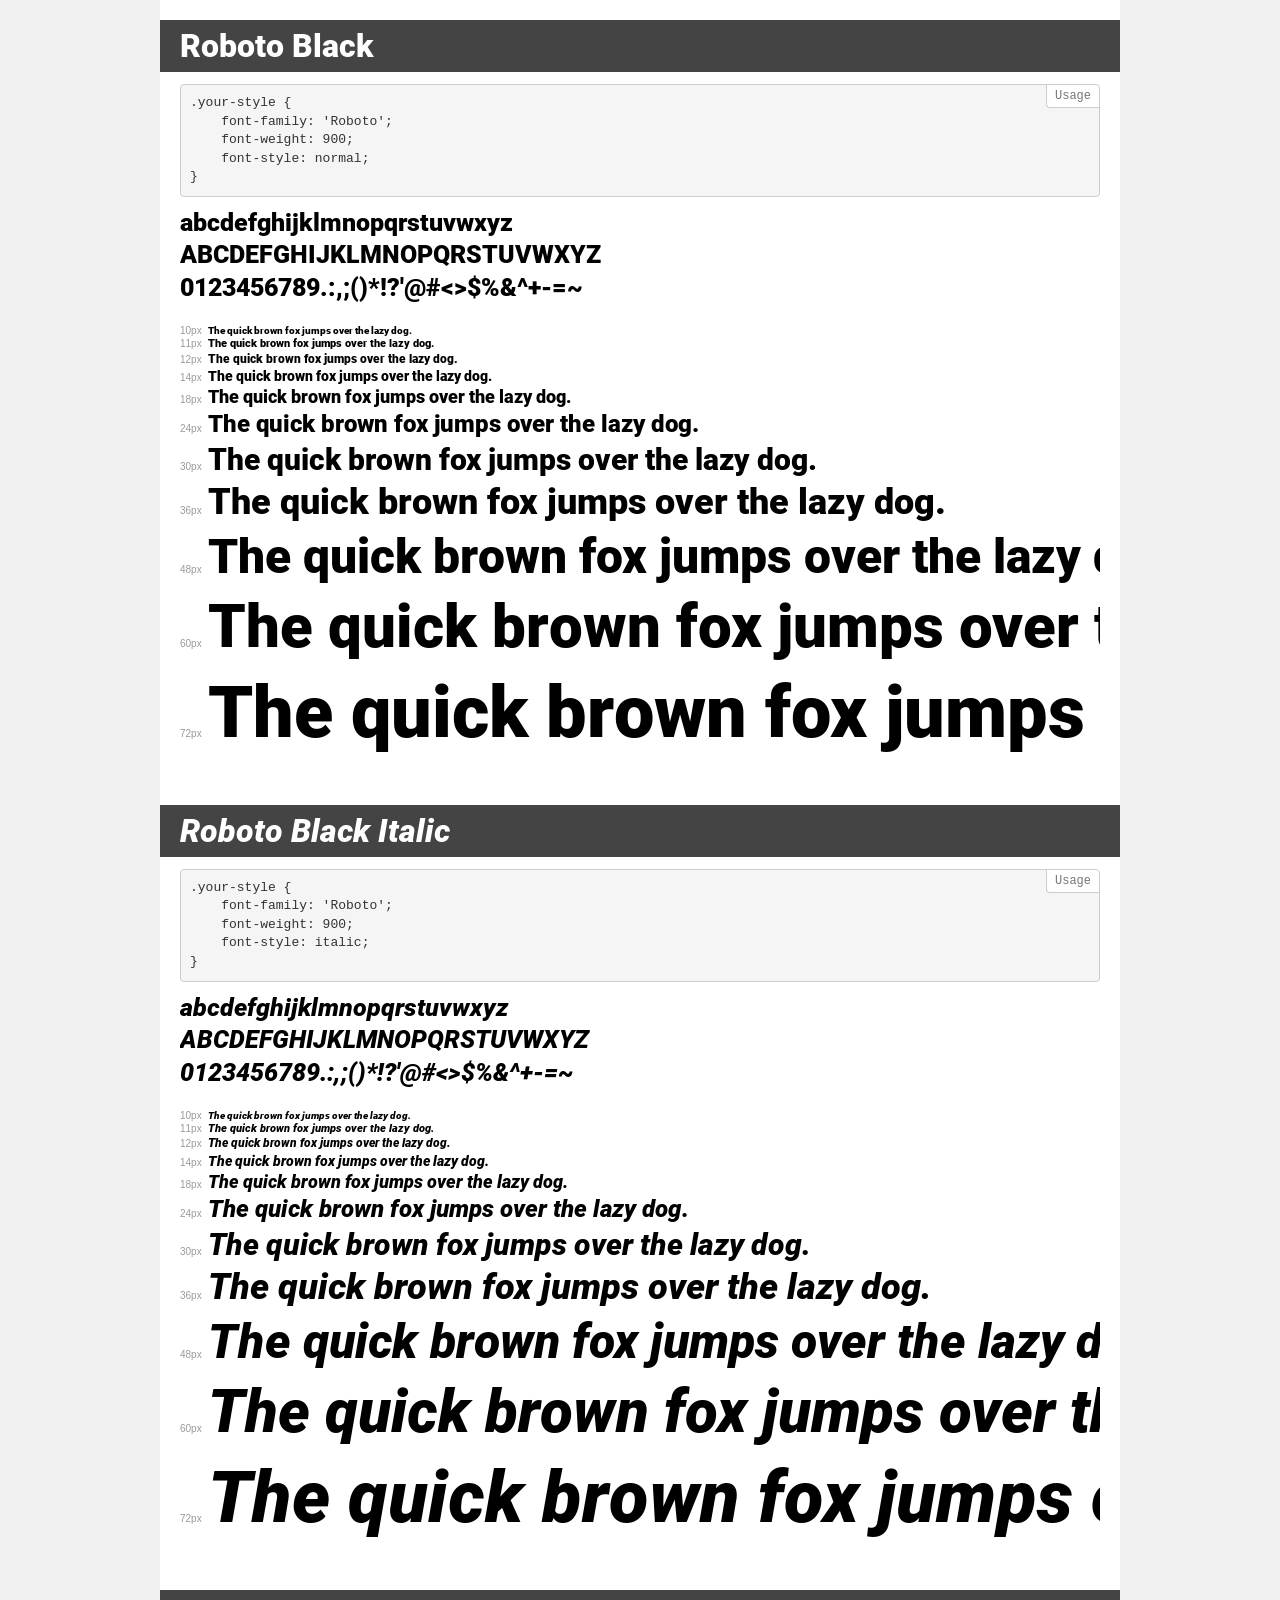
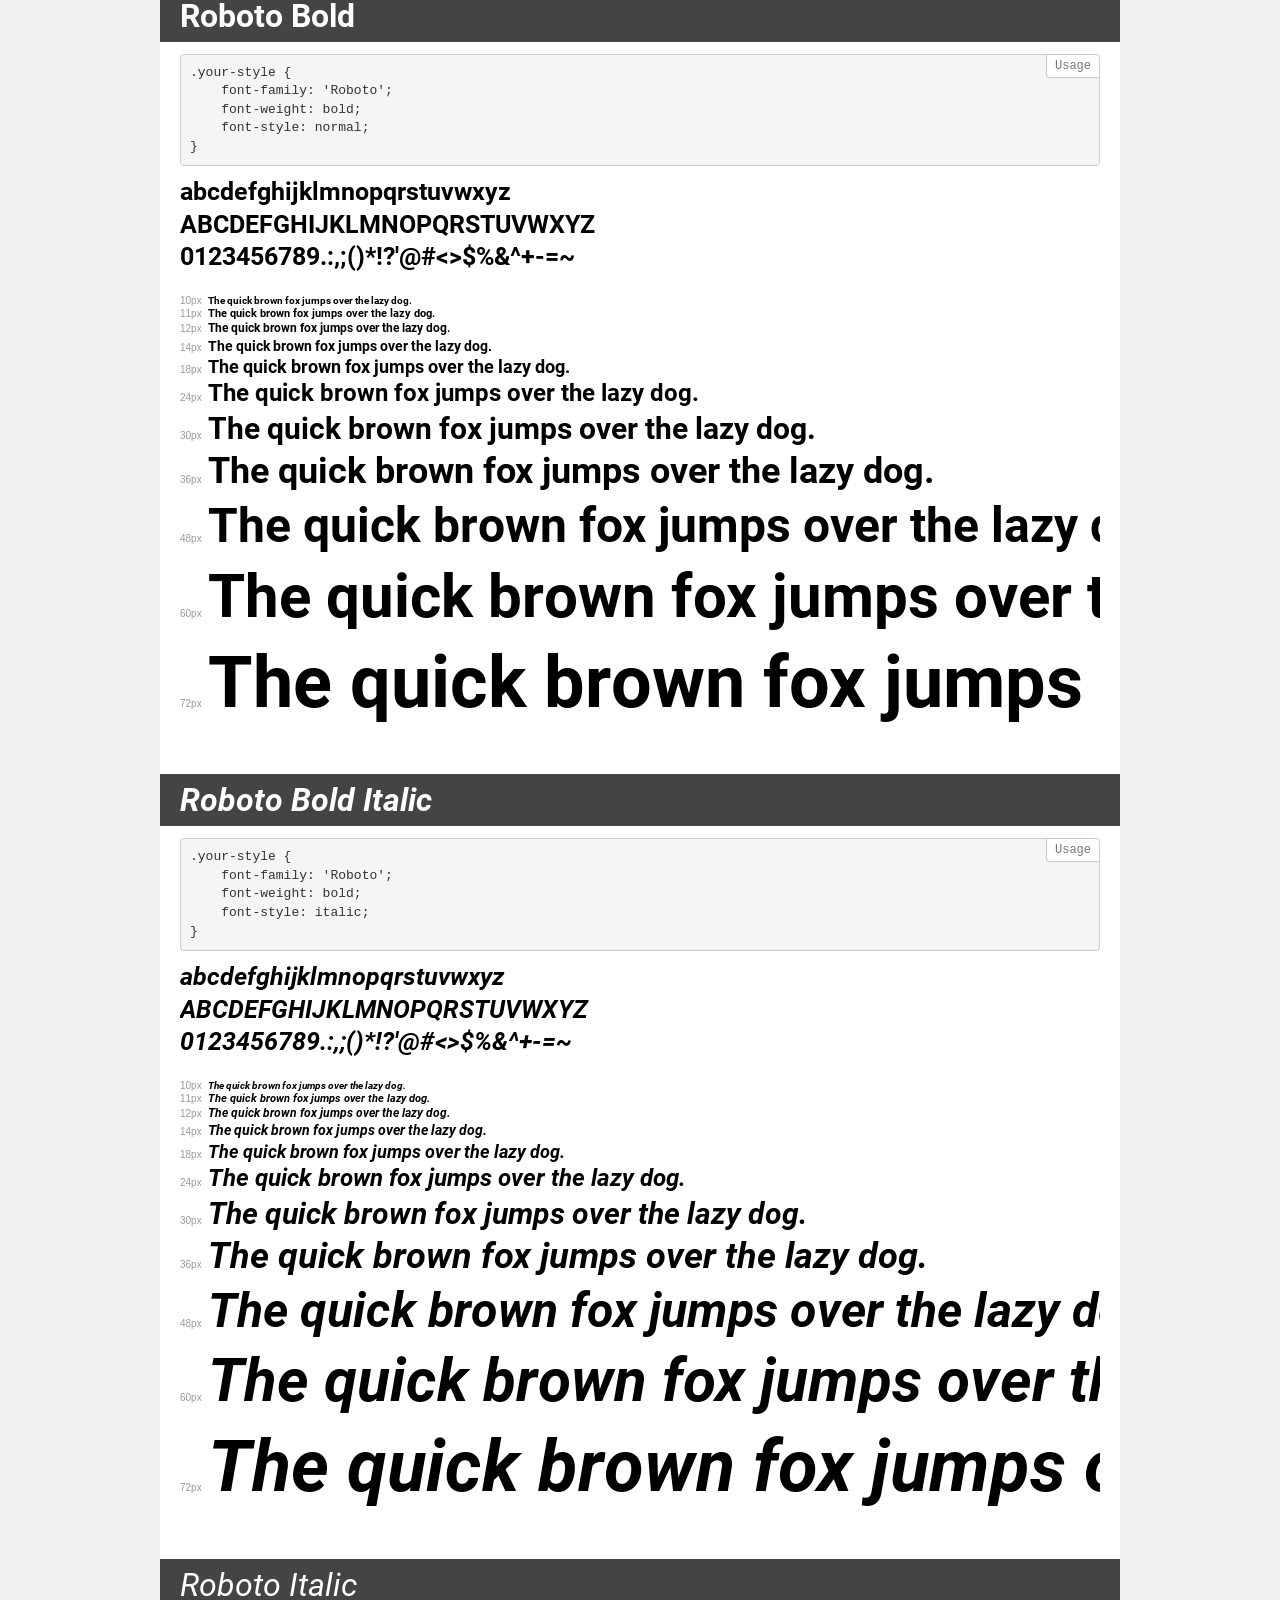
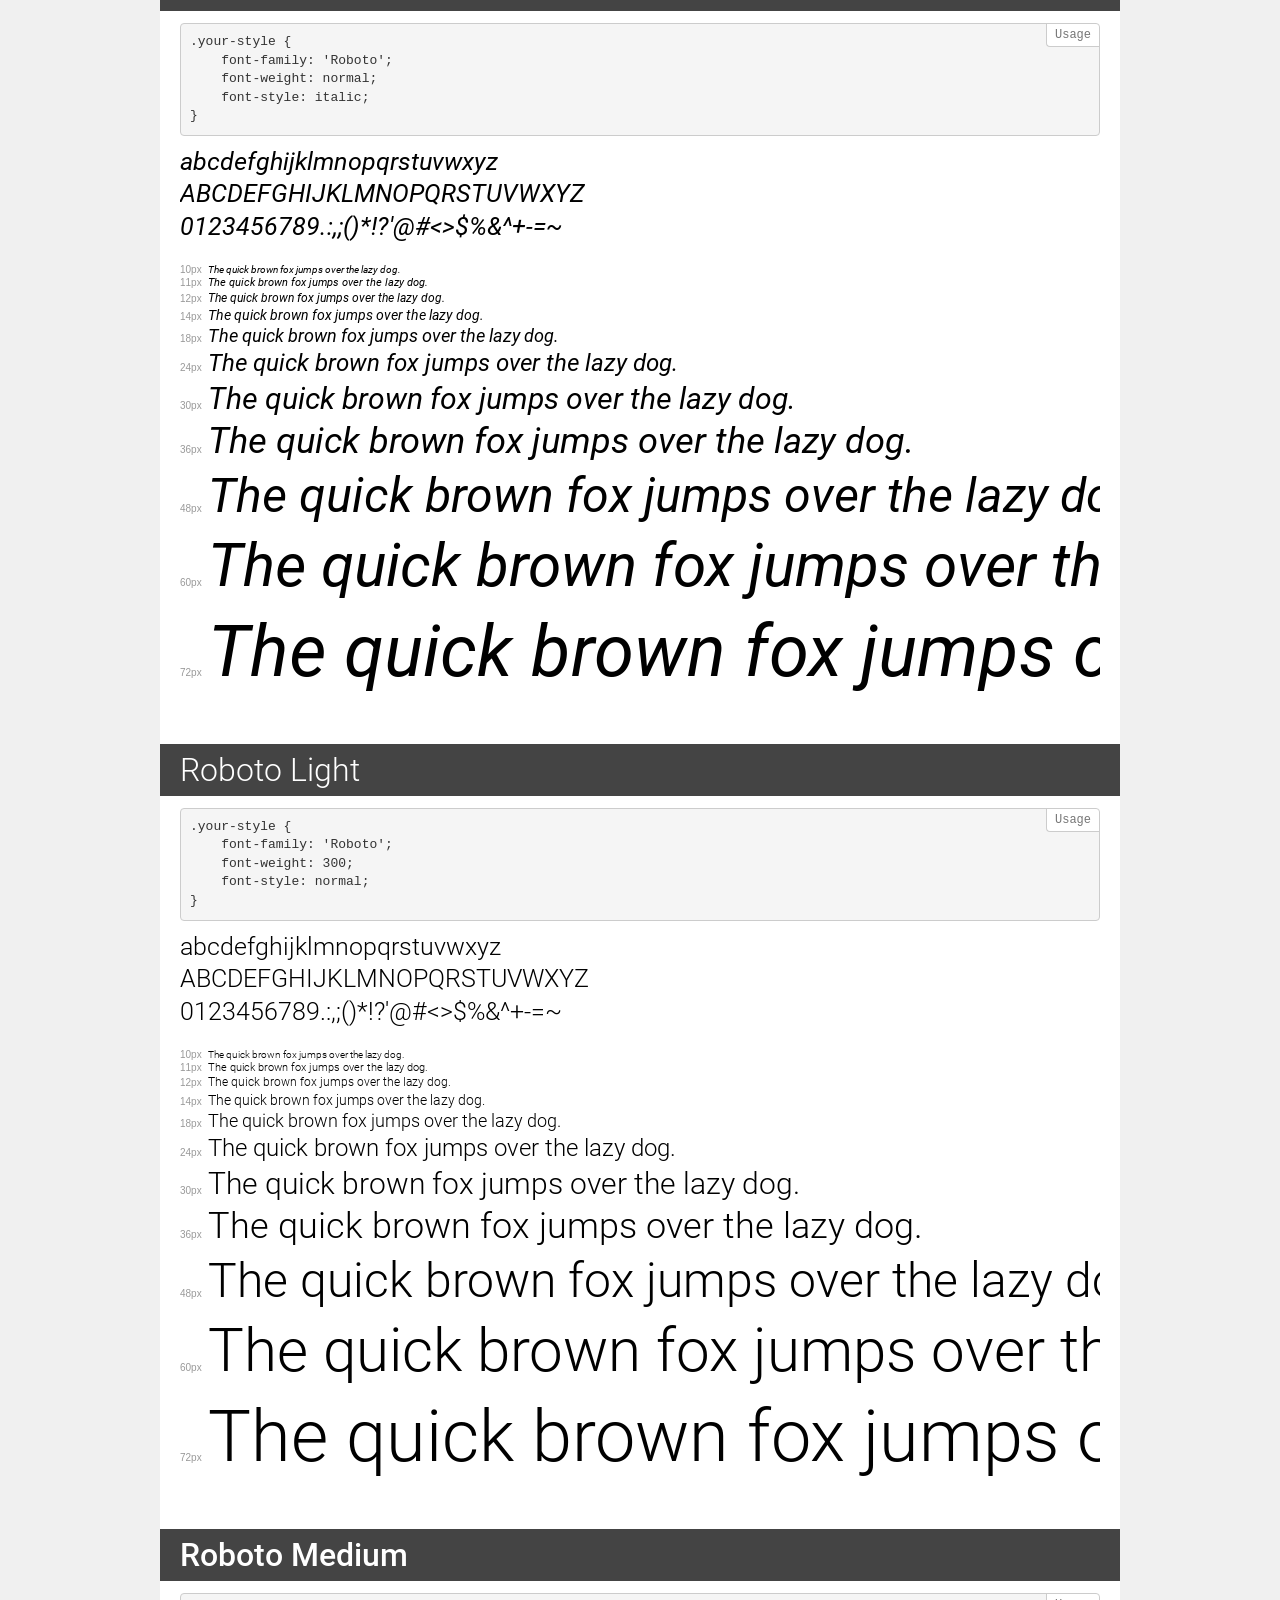
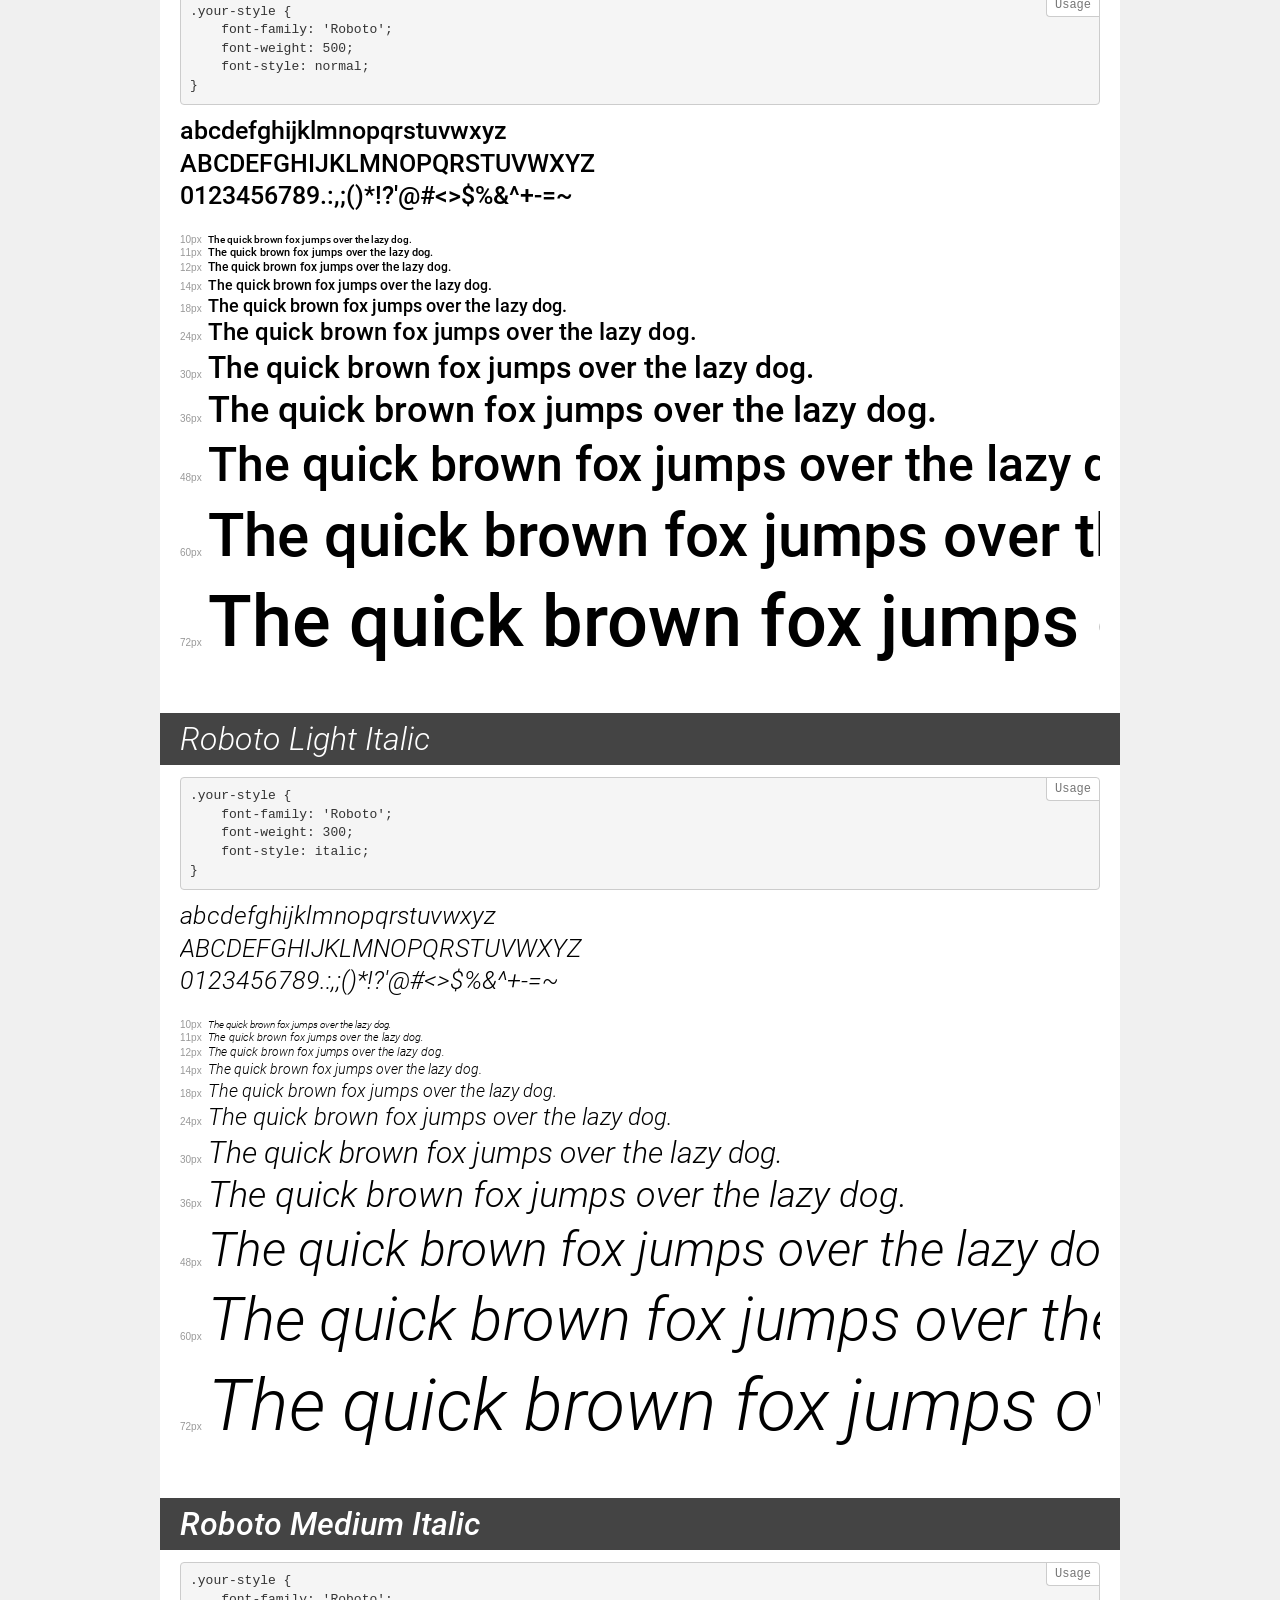
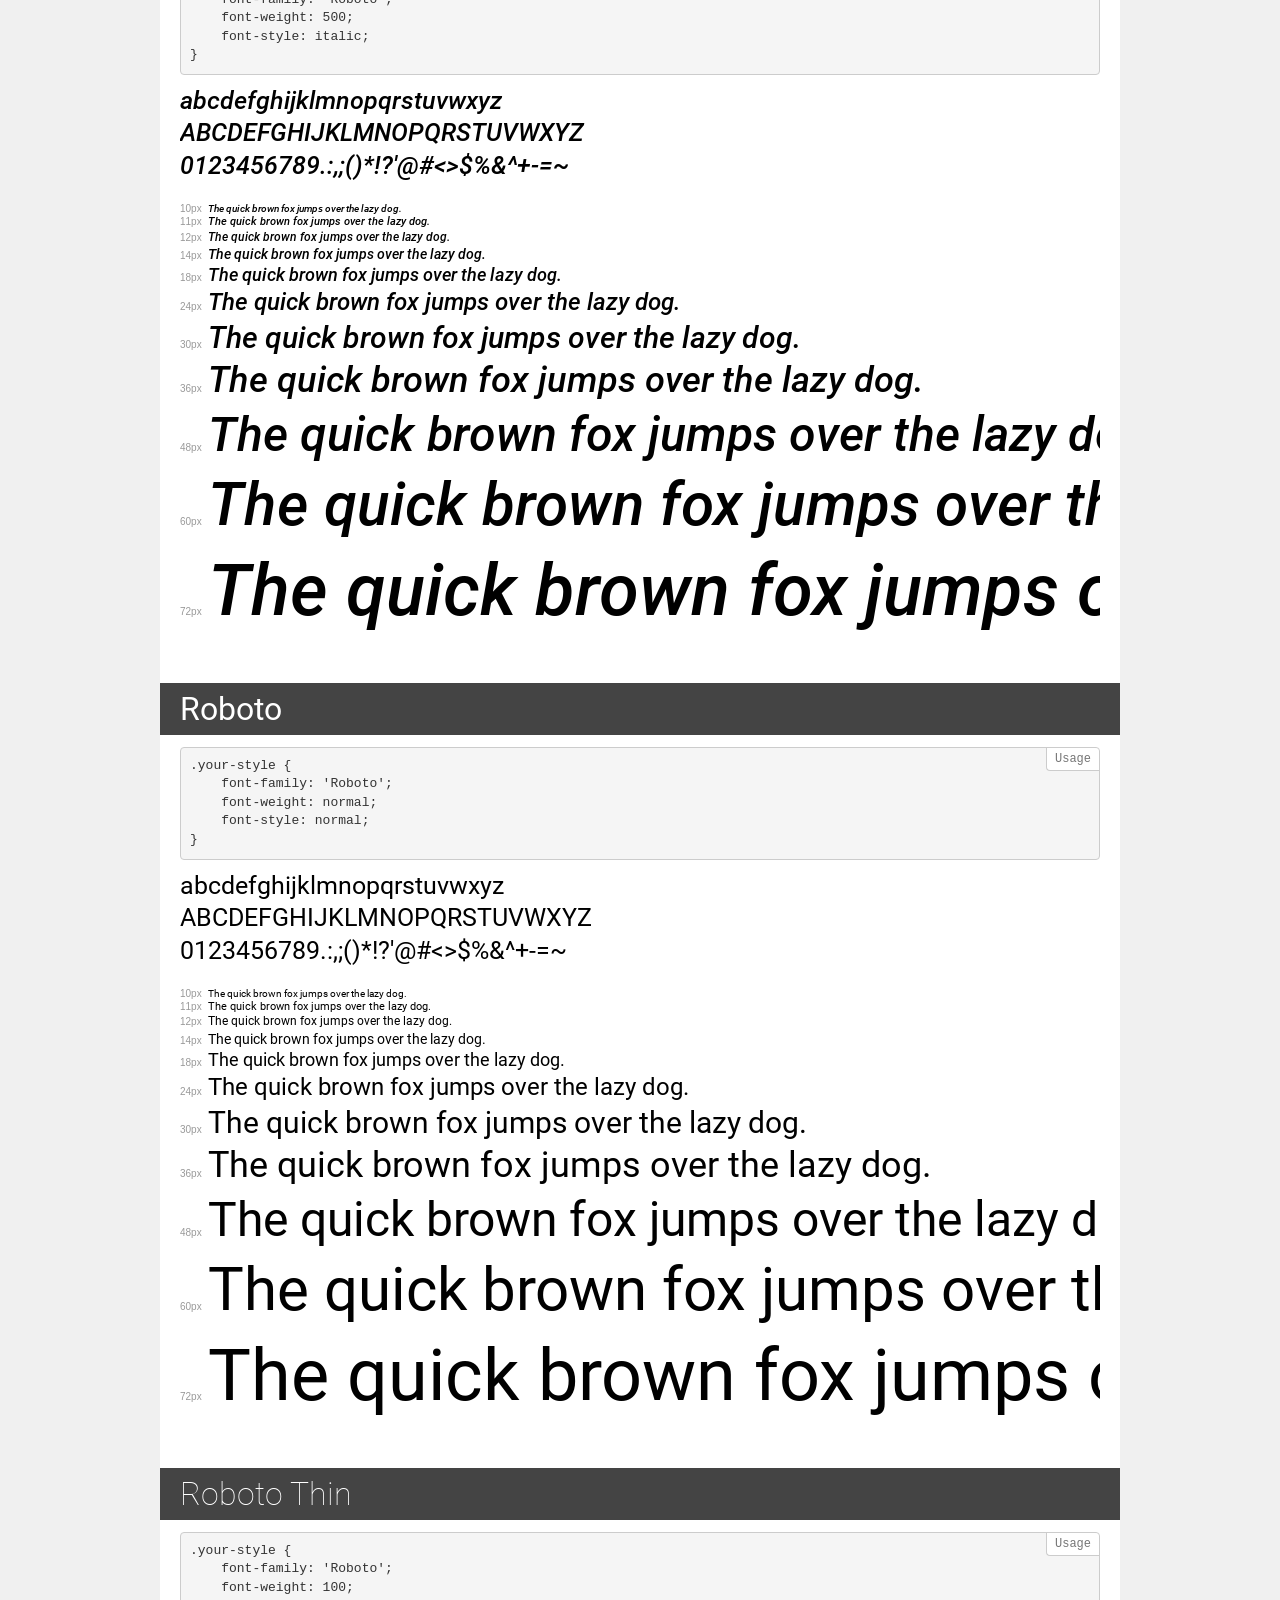
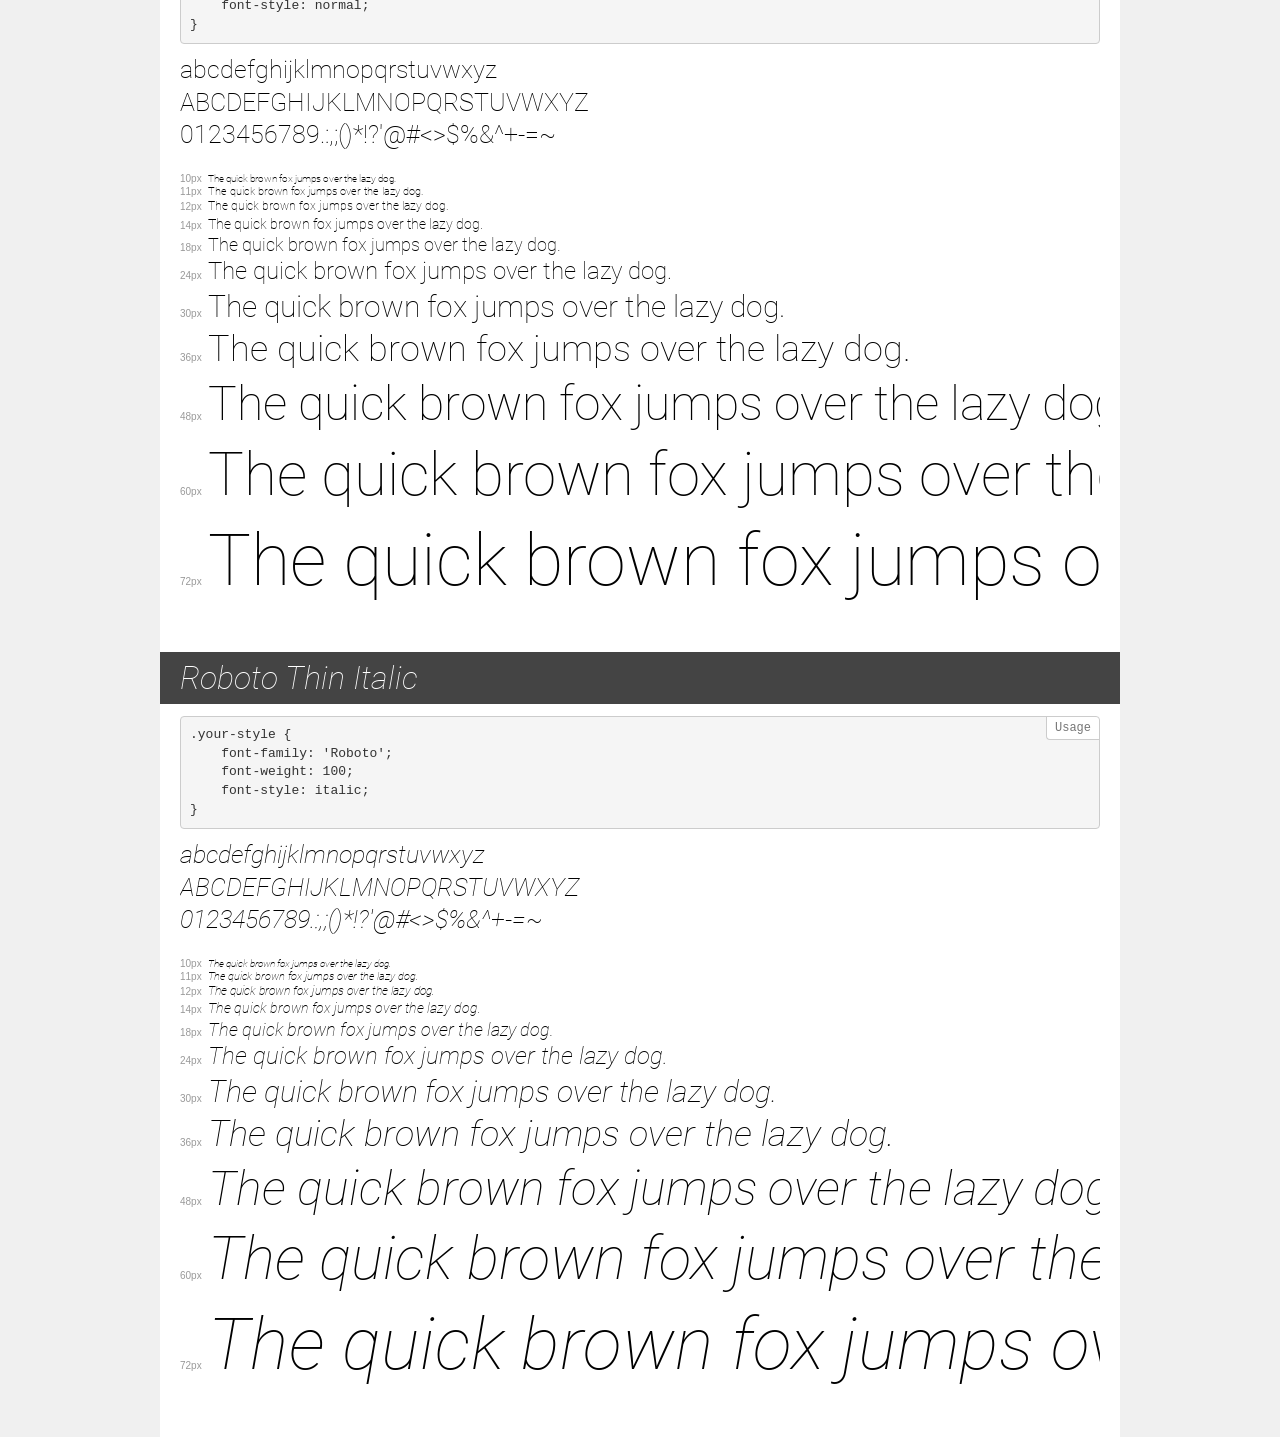
<file: fonts/Roboto/demo.html>
<!DOCTYPE html>
<html lang="en">
<head>
    <meta charset="utf-8">
    <meta http-equiv="X-UA-Compatible" content="IE=edge">
    <meta name="viewport" content="width=device-width, initial-scale=1">
    <meta name="robots" content="noindex, noarchive">
    <meta name="format-detection" content="telephone=no">
    <title>Transfonter demo</title>
    <link href="stylesheet.css" rel="stylesheet">
    <style>
        /*
        http://meyerweb.com/eric/tools/css/reset/
        v2.0 | 20110126
        License: none (public domain)
        */
        html, body, div, span, applet, object, iframe,
        h1, h2, h3, h4, h5, h6, p, blockquote, pre,
        a, abbr, acronym, address, big, cite, code,
        del, dfn, em, img, ins, kbd, q, s, samp,
        small, strike, strong, sub, sup, tt, var,
        b, u, i, center,
        dl, dt, dd, ol, ul, li,
        fieldset, form, label, legend,
        table, caption, tbody, tfoot, thead, tr, th, td,
        article, aside, canvas, details, embed,
        figure, figcaption, footer, header, hgroup,
        menu, nav, output, ruby, section, summary,
        time, mark, audio, video {
            margin: 0;
            padding: 0;
            border: 0;
            font-size: 100%;
            font: inherit;
            vertical-align: baseline;
        }
        /* HTML5 display-role reset for older browsers */
        article, aside, details, figcaption, figure,
        footer, header, hgroup, menu, nav, section {
            display: block;
        }
        body {
            line-height: 1;
        }
        ol, ul {
            list-style: none;
        }
        blockquote, q {
            quotes: none;
        }
        blockquote:before, blockquote:after,
        q:before, q:after {
            content: '';
            content: none;
        }
        table {
            border-collapse: collapse;
            border-spacing: 0;
        }
        /* demo styles */
        body {
            background: #f0f0f0;
            color: #000;
        }
        .page {
            background: #fff;
            width: 920px;
            margin: 0 auto;
            padding: 20px 20px 0 20px;
            overflow: hidden;
        }
        .font-container {
            overflow-x: auto;
            overflow-y: hidden;
            margin-bottom: 40px;
            line-height: 1.3;
            white-space: nowrap;
            padding-bottom: 5px;
        }
        h1 {
            position: relative;
            background: #444;
            font-size: 32px;
            color: #fff;
            padding: 10px 20px;
            margin: 0 -20px 12px -20px;
        }
        .letters {
            font-size: 25px;
            margin-bottom: 20px;
        }
        .s10:before {
            content: '10px';
        }
        .s11:before {
            content: '11px';
        }
        .s12:before {
            content: '12px';
        }
        .s14:before {
            content: '14px';
        }
        .s18:before {
            content: '18px';
        }
        .s24:before {
            content: '24px';
        }
        .s30:before {
            content: '30px';
        }
        .s36:before {
            content: '36px';
        }
        .s48:before {
            content: '48px';
        }
        .s60:before {
            content: '60px';
        }
        .s72:before {
            content: '72px';
        }
        .s10:before, .s11:before, .s12:before, .s14:before,
        .s18:before, .s24:before, .s30:before, .s36:before,
        .s48:before, .s60:before, .s72:before {
            font-family: Arial, sans-serif;
            font-size: 10px;
            font-weight: normal;
            font-style: normal;
            color: #999;
            padding-right: 6px;
        }
        pre {
            display: block;
            position: relative;
            padding: 9px;
            margin: 0 0 10px;
            font-family: Monaco, Menlo, Consolas, "Courier New", monospace;
            font-size: 13px;
            line-height: 1.428571429;
            color: #333;
            font-weight: normal;
            font-style: normal;
            background-color: #f5f5f5;
            border: 1px solid #ccc;
            overflow-x: auto;
            border-radius: 4px;
        }
        pre:after {
            display: block;
            position: absolute;
            right: 0;
            top: 0;
            content: 'Usage';
            line-height: 1;
            padding: 5px 8px;
            font-size: 12px;
            color: #767676;
            background-color: #fff;
            border: 1px solid #ccc;
            border-right: none;
            border-top: none;
            border-radius: 0 4px 0 4px;
            z-index: 10;
        }
        /* responsive */
        @media (max-width: 959px) {
            .page {
                width: auto;
                margin: 0;
            }
        }
    </style>
</head>
<body>
<div class="page">
    <div class="demo">
        <h1 style="font-family: 'Roboto'; font-weight: 900; font-style: normal;">Roboto Black</h1>
        <pre>.your-style {
    font-family: 'Roboto';
    font-weight: 900;
    font-style: normal;
}</pre>
        <div class="font-container" style="font-family: 'Roboto'; font-weight: 900; font-style: normal;">
            <p class="letters">
                abcdefghijklmnopqrstuvwxyz<br>
ABCDEFGHIJKLMNOPQRSTUVWXYZ<br>
                0123456789.:,;()*!?'@#<>$%&^+-=~
            </p>
            <p class="s10" style="font-size: 10px;">The quick brown fox jumps over the lazy dog.</p>
            <p class="s11" style="font-size: 11px;">The quick brown fox jumps over the lazy dog.</p>
            <p class="s12" style="font-size: 12px;">The quick brown fox jumps over the lazy dog.</p>
            <p class="s14" style="font-size: 14px;">The quick brown fox jumps over the lazy dog.</p>
            <p class="s18" style="font-size: 18px;">The quick brown fox jumps over the lazy dog.</p>
            <p class="s24" style="font-size: 24px;">The quick brown fox jumps over the lazy dog.</p>
            <p class="s30" style="font-size: 30px;">The quick brown fox jumps over the lazy dog.</p>
            <p class="s36" style="font-size: 36px;">The quick brown fox jumps over the lazy dog.</p>
            <p class="s48" style="font-size: 48px;">The quick brown fox jumps over the lazy dog.</p>
            <p class="s60" style="font-size: 60px;">The quick brown fox jumps over the lazy dog.</p>
            <p class="s72" style="font-size: 72px;">The quick brown fox jumps over the lazy dog.</p>
        </div>
    </div>
    <div class="demo">
        <h1 style="font-family: 'Roboto'; font-weight: 900; font-style: italic;">Roboto Black Italic</h1>
        <pre>.your-style {
    font-family: 'Roboto';
    font-weight: 900;
    font-style: italic;
}</pre>
        <div class="font-container" style="font-family: 'Roboto'; font-weight: 900; font-style: italic;">
            <p class="letters">
                abcdefghijklmnopqrstuvwxyz<br>
ABCDEFGHIJKLMNOPQRSTUVWXYZ<br>
                0123456789.:,;()*!?'@#<>$%&^+-=~
            </p>
            <p class="s10" style="font-size: 10px;">The quick brown fox jumps over the lazy dog.</p>
            <p class="s11" style="font-size: 11px;">The quick brown fox jumps over the lazy dog.</p>
            <p class="s12" style="font-size: 12px;">The quick brown fox jumps over the lazy dog.</p>
            <p class="s14" style="font-size: 14px;">The quick brown fox jumps over the lazy dog.</p>
            <p class="s18" style="font-size: 18px;">The quick brown fox jumps over the lazy dog.</p>
            <p class="s24" style="font-size: 24px;">The quick brown fox jumps over the lazy dog.</p>
            <p class="s30" style="font-size: 30px;">The quick brown fox jumps over the lazy dog.</p>
            <p class="s36" style="font-size: 36px;">The quick brown fox jumps over the lazy dog.</p>
            <p class="s48" style="font-size: 48px;">The quick brown fox jumps over the lazy dog.</p>
            <p class="s60" style="font-size: 60px;">The quick brown fox jumps over the lazy dog.</p>
            <p class="s72" style="font-size: 72px;">The quick brown fox jumps over the lazy dog.</p>
        </div>
    </div>
    <div class="demo">
        <h1 style="font-family: 'Roboto'; font-weight: bold; font-style: normal;">Roboto Bold</h1>
        <pre>.your-style {
    font-family: 'Roboto';
    font-weight: bold;
    font-style: normal;
}</pre>
        <div class="font-container" style="font-family: 'Roboto'; font-weight: bold; font-style: normal;">
            <p class="letters">
                abcdefghijklmnopqrstuvwxyz<br>
ABCDEFGHIJKLMNOPQRSTUVWXYZ<br>
                0123456789.:,;()*!?'@#<>$%&^+-=~
            </p>
            <p class="s10" style="font-size: 10px;">The quick brown fox jumps over the lazy dog.</p>
            <p class="s11" style="font-size: 11px;">The quick brown fox jumps over the lazy dog.</p>
            <p class="s12" style="font-size: 12px;">The quick brown fox jumps over the lazy dog.</p>
            <p class="s14" style="font-size: 14px;">The quick brown fox jumps over the lazy dog.</p>
            <p class="s18" style="font-size: 18px;">The quick brown fox jumps over the lazy dog.</p>
            <p class="s24" style="font-size: 24px;">The quick brown fox jumps over the lazy dog.</p>
            <p class="s30" style="font-size: 30px;">The quick brown fox jumps over the lazy dog.</p>
            <p class="s36" style="font-size: 36px;">The quick brown fox jumps over the lazy dog.</p>
            <p class="s48" style="font-size: 48px;">The quick brown fox jumps over the lazy dog.</p>
            <p class="s60" style="font-size: 60px;">The quick brown fox jumps over the lazy dog.</p>
            <p class="s72" style="font-size: 72px;">The quick brown fox jumps over the lazy dog.</p>
        </div>
    </div>
    <div class="demo">
        <h1 style="font-family: 'Roboto'; font-weight: bold; font-style: italic;">Roboto Bold Italic</h1>
        <pre>.your-style {
    font-family: 'Roboto';
    font-weight: bold;
    font-style: italic;
}</pre>
        <div class="font-container" style="font-family: 'Roboto'; font-weight: bold; font-style: italic;">
            <p class="letters">
                abcdefghijklmnopqrstuvwxyz<br>
ABCDEFGHIJKLMNOPQRSTUVWXYZ<br>
                0123456789.:,;()*!?'@#<>$%&^+-=~
            </p>
            <p class="s10" style="font-size: 10px;">The quick brown fox jumps over the lazy dog.</p>
            <p class="s11" style="font-size: 11px;">The quick brown fox jumps over the lazy dog.</p>
            <p class="s12" style="font-size: 12px;">The quick brown fox jumps over the lazy dog.</p>
            <p class="s14" style="font-size: 14px;">The quick brown fox jumps over the lazy dog.</p>
            <p class="s18" style="font-size: 18px;">The quick brown fox jumps over the lazy dog.</p>
            <p class="s24" style="font-size: 24px;">The quick brown fox jumps over the lazy dog.</p>
            <p class="s30" style="font-size: 30px;">The quick brown fox jumps over the lazy dog.</p>
            <p class="s36" style="font-size: 36px;">The quick brown fox jumps over the lazy dog.</p>
            <p class="s48" style="font-size: 48px;">The quick brown fox jumps over the lazy dog.</p>
            <p class="s60" style="font-size: 60px;">The quick brown fox jumps over the lazy dog.</p>
            <p class="s72" style="font-size: 72px;">The quick brown fox jumps over the lazy dog.</p>
        </div>
    </div>
    <div class="demo">
        <h1 style="font-family: 'Roboto'; font-weight: normal; font-style: italic;">Roboto Italic</h1>
        <pre>.your-style {
    font-family: 'Roboto';
    font-weight: normal;
    font-style: italic;
}</pre>
        <div class="font-container" style="font-family: 'Roboto'; font-weight: normal; font-style: italic;">
            <p class="letters">
                abcdefghijklmnopqrstuvwxyz<br>
ABCDEFGHIJKLMNOPQRSTUVWXYZ<br>
                0123456789.:,;()*!?'@#<>$%&^+-=~
            </p>
            <p class="s10" style="font-size: 10px;">The quick brown fox jumps over the lazy dog.</p>
            <p class="s11" style="font-size: 11px;">The quick brown fox jumps over the lazy dog.</p>
            <p class="s12" style="font-size: 12px;">The quick brown fox jumps over the lazy dog.</p>
            <p class="s14" style="font-size: 14px;">The quick brown fox jumps over the lazy dog.</p>
            <p class="s18" style="font-size: 18px;">The quick brown fox jumps over the lazy dog.</p>
            <p class="s24" style="font-size: 24px;">The quick brown fox jumps over the lazy dog.</p>
            <p class="s30" style="font-size: 30px;">The quick brown fox jumps over the lazy dog.</p>
            <p class="s36" style="font-size: 36px;">The quick brown fox jumps over the lazy dog.</p>
            <p class="s48" style="font-size: 48px;">The quick brown fox jumps over the lazy dog.</p>
            <p class="s60" style="font-size: 60px;">The quick brown fox jumps over the lazy dog.</p>
            <p class="s72" style="font-size: 72px;">The quick brown fox jumps over the lazy dog.</p>
        </div>
    </div>
    <div class="demo">
        <h1 style="font-family: 'Roboto'; font-weight: 300; font-style: normal;">Roboto Light</h1>
        <pre>.your-style {
    font-family: 'Roboto';
    font-weight: 300;
    font-style: normal;
}</pre>
        <div class="font-container" style="font-family: 'Roboto'; font-weight: 300; font-style: normal;">
            <p class="letters">
                abcdefghijklmnopqrstuvwxyz<br>
ABCDEFGHIJKLMNOPQRSTUVWXYZ<br>
                0123456789.:,;()*!?'@#<>$%&^+-=~
            </p>
            <p class="s10" style="font-size: 10px;">The quick brown fox jumps over the lazy dog.</p>
            <p class="s11" style="font-size: 11px;">The quick brown fox jumps over the lazy dog.</p>
            <p class="s12" style="font-size: 12px;">The quick brown fox jumps over the lazy dog.</p>
            <p class="s14" style="font-size: 14px;">The quick brown fox jumps over the lazy dog.</p>
            <p class="s18" style="font-size: 18px;">The quick brown fox jumps over the lazy dog.</p>
            <p class="s24" style="font-size: 24px;">The quick brown fox jumps over the lazy dog.</p>
            <p class="s30" style="font-size: 30px;">The quick brown fox jumps over the lazy dog.</p>
            <p class="s36" style="font-size: 36px;">The quick brown fox jumps over the lazy dog.</p>
            <p class="s48" style="font-size: 48px;">The quick brown fox jumps over the lazy dog.</p>
            <p class="s60" style="font-size: 60px;">The quick brown fox jumps over the lazy dog.</p>
            <p class="s72" style="font-size: 72px;">The quick brown fox jumps over the lazy dog.</p>
        </div>
    </div>
    <div class="demo">
        <h1 style="font-family: 'Roboto'; font-weight: 500; font-style: normal;">Roboto Medium</h1>
        <pre>.your-style {
    font-family: 'Roboto';
    font-weight: 500;
    font-style: normal;
}</pre>
        <div class="font-container" style="font-family: 'Roboto'; font-weight: 500; font-style: normal;">
            <p class="letters">
                abcdefghijklmnopqrstuvwxyz<br>
ABCDEFGHIJKLMNOPQRSTUVWXYZ<br>
                0123456789.:,;()*!?'@#<>$%&^+-=~
            </p>
            <p class="s10" style="font-size: 10px;">The quick brown fox jumps over the lazy dog.</p>
            <p class="s11" style="font-size: 11px;">The quick brown fox jumps over the lazy dog.</p>
            <p class="s12" style="font-size: 12px;">The quick brown fox jumps over the lazy dog.</p>
            <p class="s14" style="font-size: 14px;">The quick brown fox jumps over the lazy dog.</p>
            <p class="s18" style="font-size: 18px;">The quick brown fox jumps over the lazy dog.</p>
            <p class="s24" style="font-size: 24px;">The quick brown fox jumps over the lazy dog.</p>
            <p class="s30" style="font-size: 30px;">The quick brown fox jumps over the lazy dog.</p>
            <p class="s36" style="font-size: 36px;">The quick brown fox jumps over the lazy dog.</p>
            <p class="s48" style="font-size: 48px;">The quick brown fox jumps over the lazy dog.</p>
            <p class="s60" style="font-size: 60px;">The quick brown fox jumps over the lazy dog.</p>
            <p class="s72" style="font-size: 72px;">The quick brown fox jumps over the lazy dog.</p>
        </div>
    </div>
    <div class="demo">
        <h1 style="font-family: 'Roboto'; font-weight: 300; font-style: italic;">Roboto Light Italic</h1>
        <pre>.your-style {
    font-family: 'Roboto';
    font-weight: 300;
    font-style: italic;
}</pre>
        <div class="font-container" style="font-family: 'Roboto'; font-weight: 300; font-style: italic;">
            <p class="letters">
                abcdefghijklmnopqrstuvwxyz<br>
ABCDEFGHIJKLMNOPQRSTUVWXYZ<br>
                0123456789.:,;()*!?'@#<>$%&^+-=~
            </p>
            <p class="s10" style="font-size: 10px;">The quick brown fox jumps over the lazy dog.</p>
            <p class="s11" style="font-size: 11px;">The quick brown fox jumps over the lazy dog.</p>
            <p class="s12" style="font-size: 12px;">The quick brown fox jumps over the lazy dog.</p>
            <p class="s14" style="font-size: 14px;">The quick brown fox jumps over the lazy dog.</p>
            <p class="s18" style="font-size: 18px;">The quick brown fox jumps over the lazy dog.</p>
            <p class="s24" style="font-size: 24px;">The quick brown fox jumps over the lazy dog.</p>
            <p class="s30" style="font-size: 30px;">The quick brown fox jumps over the lazy dog.</p>
            <p class="s36" style="font-size: 36px;">The quick brown fox jumps over the lazy dog.</p>
            <p class="s48" style="font-size: 48px;">The quick brown fox jumps over the lazy dog.</p>
            <p class="s60" style="font-size: 60px;">The quick brown fox jumps over the lazy dog.</p>
            <p class="s72" style="font-size: 72px;">The quick brown fox jumps over the lazy dog.</p>
        </div>
    </div>
    <div class="demo">
        <h1 style="font-family: 'Roboto'; font-weight: 500; font-style: italic;">Roboto Medium Italic</h1>
        <pre>.your-style {
    font-family: 'Roboto';
    font-weight: 500;
    font-style: italic;
}</pre>
        <div class="font-container" style="font-family: 'Roboto'; font-weight: 500; font-style: italic;">
            <p class="letters">
                abcdefghijklmnopqrstuvwxyz<br>
ABCDEFGHIJKLMNOPQRSTUVWXYZ<br>
                0123456789.:,;()*!?'@#<>$%&^+-=~
            </p>
            <p class="s10" style="font-size: 10px;">The quick brown fox jumps over the lazy dog.</p>
            <p class="s11" style="font-size: 11px;">The quick brown fox jumps over the lazy dog.</p>
            <p class="s12" style="font-size: 12px;">The quick brown fox jumps over the lazy dog.</p>
            <p class="s14" style="font-size: 14px;">The quick brown fox jumps over the lazy dog.</p>
            <p class="s18" style="font-size: 18px;">The quick brown fox jumps over the lazy dog.</p>
            <p class="s24" style="font-size: 24px;">The quick brown fox jumps over the lazy dog.</p>
            <p class="s30" style="font-size: 30px;">The quick brown fox jumps over the lazy dog.</p>
            <p class="s36" style="font-size: 36px;">The quick brown fox jumps over the lazy dog.</p>
            <p class="s48" style="font-size: 48px;">The quick brown fox jumps over the lazy dog.</p>
            <p class="s60" style="font-size: 60px;">The quick brown fox jumps over the lazy dog.</p>
            <p class="s72" style="font-size: 72px;">The quick brown fox jumps over the lazy dog.</p>
        </div>
    </div>
    <div class="demo">
        <h1 style="font-family: 'Roboto'; font-weight: normal; font-style: normal;">Roboto</h1>
        <pre>.your-style {
    font-family: 'Roboto';
    font-weight: normal;
    font-style: normal;
}</pre>
        <div class="font-container" style="font-family: 'Roboto'; font-weight: normal; font-style: normal;">
            <p class="letters">
                abcdefghijklmnopqrstuvwxyz<br>
ABCDEFGHIJKLMNOPQRSTUVWXYZ<br>
                0123456789.:,;()*!?'@#<>$%&^+-=~
            </p>
            <p class="s10" style="font-size: 10px;">The quick brown fox jumps over the lazy dog.</p>
            <p class="s11" style="font-size: 11px;">The quick brown fox jumps over the lazy dog.</p>
            <p class="s12" style="font-size: 12px;">The quick brown fox jumps over the lazy dog.</p>
            <p class="s14" style="font-size: 14px;">The quick brown fox jumps over the lazy dog.</p>
            <p class="s18" style="font-size: 18px;">The quick brown fox jumps over the lazy dog.</p>
            <p class="s24" style="font-size: 24px;">The quick brown fox jumps over the lazy dog.</p>
            <p class="s30" style="font-size: 30px;">The quick brown fox jumps over the lazy dog.</p>
            <p class="s36" style="font-size: 36px;">The quick brown fox jumps over the lazy dog.</p>
            <p class="s48" style="font-size: 48px;">The quick brown fox jumps over the lazy dog.</p>
            <p class="s60" style="font-size: 60px;">The quick brown fox jumps over the lazy dog.</p>
            <p class="s72" style="font-size: 72px;">The quick brown fox jumps over the lazy dog.</p>
        </div>
    </div>
    <div class="demo">
        <h1 style="font-family: 'Roboto'; font-weight: 100; font-style: normal;">Roboto Thin</h1>
        <pre>.your-style {
    font-family: 'Roboto';
    font-weight: 100;
    font-style: normal;
}</pre>
        <div class="font-container" style="font-family: 'Roboto'; font-weight: 100; font-style: normal;">
            <p class="letters">
                abcdefghijklmnopqrstuvwxyz<br>
ABCDEFGHIJKLMNOPQRSTUVWXYZ<br>
                0123456789.:,;()*!?'@#<>$%&^+-=~
            </p>
            <p class="s10" style="font-size: 10px;">The quick brown fox jumps over the lazy dog.</p>
            <p class="s11" style="font-size: 11px;">The quick brown fox jumps over the lazy dog.</p>
            <p class="s12" style="font-size: 12px;">The quick brown fox jumps over the lazy dog.</p>
            <p class="s14" style="font-size: 14px;">The quick brown fox jumps over the lazy dog.</p>
            <p class="s18" style="font-size: 18px;">The quick brown fox jumps over the lazy dog.</p>
            <p class="s24" style="font-size: 24px;">The quick brown fox jumps over the lazy dog.</p>
            <p class="s30" style="font-size: 30px;">The quick brown fox jumps over the lazy dog.</p>
            <p class="s36" style="font-size: 36px;">The quick brown fox jumps over the lazy dog.</p>
            <p class="s48" style="font-size: 48px;">The quick brown fox jumps over the lazy dog.</p>
            <p class="s60" style="font-size: 60px;">The quick brown fox jumps over the lazy dog.</p>
            <p class="s72" style="font-size: 72px;">The quick brown fox jumps over the lazy dog.</p>
        </div>
    </div>
    <div class="demo">
        <h1 style="font-family: 'Roboto'; font-weight: 100; font-style: italic;">Roboto Thin Italic</h1>
        <pre>.your-style {
    font-family: 'Roboto';
    font-weight: 100;
    font-style: italic;
}</pre>
        <div class="font-container" style="font-family: 'Roboto'; font-weight: 100; font-style: italic;">
            <p class="letters">
                abcdefghijklmnopqrstuvwxyz<br>
ABCDEFGHIJKLMNOPQRSTUVWXYZ<br>
                0123456789.:,;()*!?'@#<>$%&^+-=~
            </p>
            <p class="s10" style="font-size: 10px;">The quick brown fox jumps over the lazy dog.</p>
            <p class="s11" style="font-size: 11px;">The quick brown fox jumps over the lazy dog.</p>
            <p class="s12" style="font-size: 12px;">The quick brown fox jumps over the lazy dog.</p>
            <p class="s14" style="font-size: 14px;">The quick brown fox jumps over the lazy dog.</p>
            <p class="s18" style="font-size: 18px;">The quick brown fox jumps over the lazy dog.</p>
            <p class="s24" style="font-size: 24px;">The quick brown fox jumps over the lazy dog.</p>
            <p class="s30" style="font-size: 30px;">The quick brown fox jumps over the lazy dog.</p>
            <p class="s36" style="font-size: 36px;">The quick brown fox jumps over the lazy dog.</p>
            <p class="s48" style="font-size: 48px;">The quick brown fox jumps over the lazy dog.</p>
            <p class="s60" style="font-size: 60px;">The quick brown fox jumps over the lazy dog.</p>
            <p class="s72" style="font-size: 72px;">The quick brown fox jumps over the lazy dog.</p>
        </div>
    </div>
</div>
</body>
</html>
</file>
<file: fonts/Roboto/stylesheet.css>
@font-face {
    font-family: 'Roboto';
    src: url('Roboto-Black.eot');
    src: url('Roboto-Black.eot?#iefix') format('embedded-opentype'),
        url('Roboto-Black.woff2') format('woff2'),
        url('Roboto-Black.woff') format('woff'),
        url('Roboto-Black.ttf') format('truetype');
    font-weight: 900;
    font-style: normal;
    font-display: swap;
}

@font-face {
    font-family: 'Roboto';
    src: url('Roboto-BlackItalic.eot');
    src: url('Roboto-BlackItalic.eot?#iefix') format('embedded-opentype'),
        url('Roboto-BlackItalic.woff2') format('woff2'),
        url('Roboto-BlackItalic.woff') format('woff'),
        url('Roboto-BlackItalic.ttf') format('truetype');
    font-weight: 900;
    font-style: italic;
    font-display: swap;
}

@font-face {
    font-family: 'Roboto';
    src: url('Roboto-Bold.eot');
    src: url('Roboto-Bold.eot?#iefix') format('embedded-opentype'),
        url('Roboto-Bold.woff2') format('woff2'),
        url('Roboto-Bold.woff') format('woff'),
        url('Roboto-Bold.ttf') format('truetype');
    font-weight: bold;
    font-style: normal;
    font-display: swap;
}

@font-face {
    font-family: 'Roboto';
    src: url('Roboto-BoldItalic.eot');
    src: url('Roboto-BoldItalic.eot?#iefix') format('embedded-opentype'),
        url('Roboto-BoldItalic.woff2') format('woff2'),
        url('Roboto-BoldItalic.woff') format('woff'),
        url('Roboto-BoldItalic.ttf') format('truetype');
    font-weight: bold;
    font-style: italic;
    font-display: swap;
}

@font-face {
    font-family: 'Roboto';
    src: url('Roboto-Italic.eot');
    src: url('Roboto-Italic.eot?#iefix') format('embedded-opentype'),
        url('Roboto-Italic.woff2') format('woff2'),
        url('Roboto-Italic.woff') format('woff'),
        url('Roboto-Italic.ttf') format('truetype');
    font-weight: normal;
    font-style: italic;
    font-display: swap;
}

@font-face {
    font-family: 'Roboto';
    src: url('Roboto-Light.eot');
    src: url('Roboto-Light.eot?#iefix') format('embedded-opentype'),
        url('Roboto-Light.woff2') format('woff2'),
        url('Roboto-Light.woff') format('woff'),
        url('Roboto-Light.ttf') format('truetype');
    font-weight: 300;
    font-style: normal;
    font-display: swap;
}

@font-face {
    font-family: 'Roboto';
    src: url('Roboto-Medium.eot');
    src: url('Roboto-Medium.eot?#iefix') format('embedded-opentype'),
        url('Roboto-Medium.woff2') format('woff2'),
        url('Roboto-Medium.woff') format('woff'),
        url('Roboto-Medium.ttf') format('truetype');
    font-weight: 500;
    font-style: normal;
    font-display: swap;
}

@font-face {
    font-family: 'Roboto';
    src: url('Roboto-LightItalic.eot');
    src: url('Roboto-LightItalic.eot?#iefix') format('embedded-opentype'),
        url('Roboto-LightItalic.woff2') format('woff2'),
        url('Roboto-LightItalic.woff') format('woff'),
        url('Roboto-LightItalic.ttf') format('truetype');
    font-weight: 300;
    font-style: italic;
    font-display: swap;
}

@font-face {
    font-family: 'Roboto';
    src: url('Roboto-MediumItalic.eot');
    src: url('Roboto-MediumItalic.eot?#iefix') format('embedded-opentype'),
        url('Roboto-MediumItalic.woff2') format('woff2'),
        url('Roboto-MediumItalic.woff') format('woff'),
        url('Roboto-MediumItalic.ttf') format('truetype');
    font-weight: 500;
    font-style: italic;
    font-display: swap;
}

@font-face {
    font-family: 'Roboto';
    src: url('Roboto-Regular.eot');
    src: url('Roboto-Regular.eot?#iefix') format('embedded-opentype'),
        url('Roboto-Regular.woff2') format('woff2'),
        url('Roboto-Regular.woff') format('woff'),
        url('Roboto-Regular.ttf') format('truetype');
    font-weight: normal;
    font-style: normal;
    font-display: swap;
}

@font-face {
    font-family: 'Roboto';
    src: url('Roboto-Thin.eot');
    src: url('Roboto-Thin.eot?#iefix') format('embedded-opentype'),
        url('Roboto-Thin.woff2') format('woff2'),
        url('Roboto-Thin.woff') format('woff'),
        url('Roboto-Thin.ttf') format('truetype');
    font-weight: 100;
    font-style: normal;
    font-display: swap;
}

@font-face {
    font-family: 'Roboto';
    src: url('Roboto-ThinItalic.eot');
    src: url('Roboto-ThinItalic.eot?#iefix') format('embedded-opentype'),
        url('Roboto-ThinItalic.woff2') format('woff2'),
        url('Roboto-ThinItalic.woff') format('woff'),
        url('Roboto-ThinItalic.ttf') format('truetype');
    font-weight: 100;
    font-style: italic;
    font-display: swap;
}
</file>
